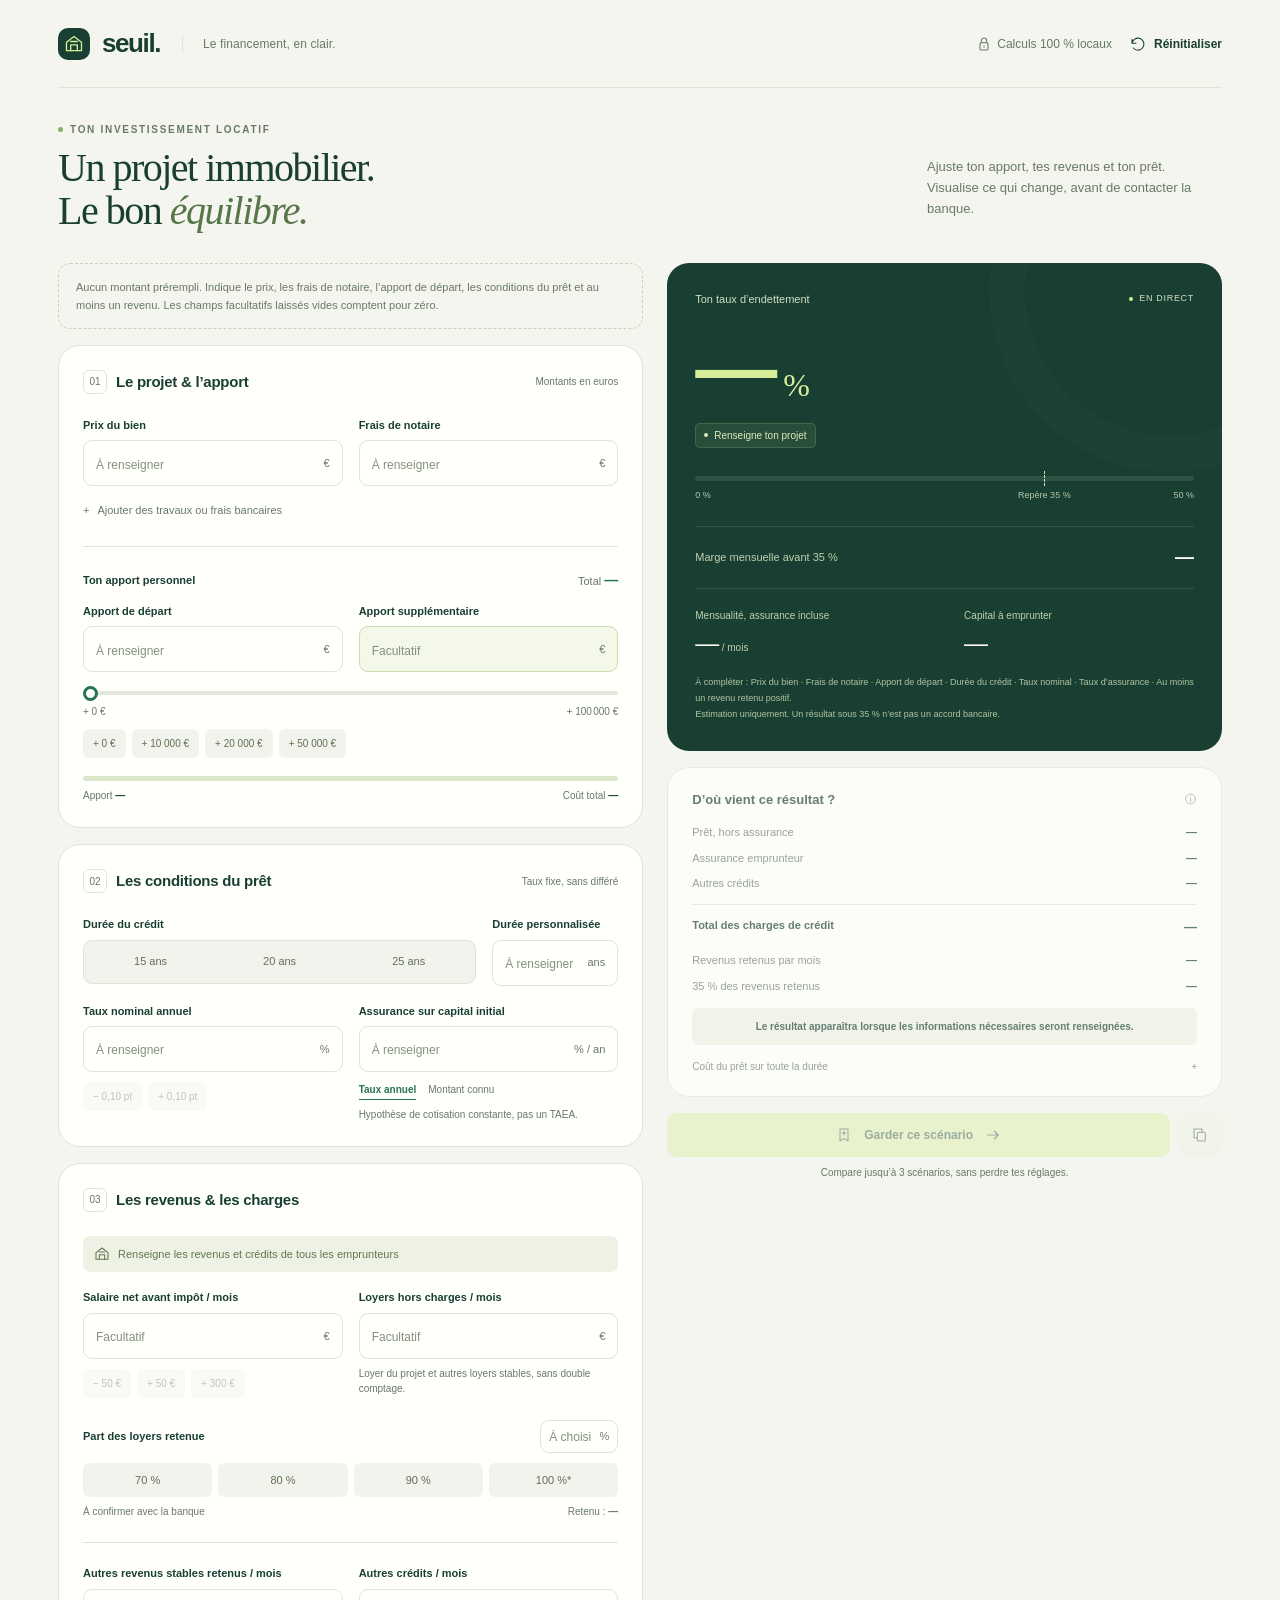
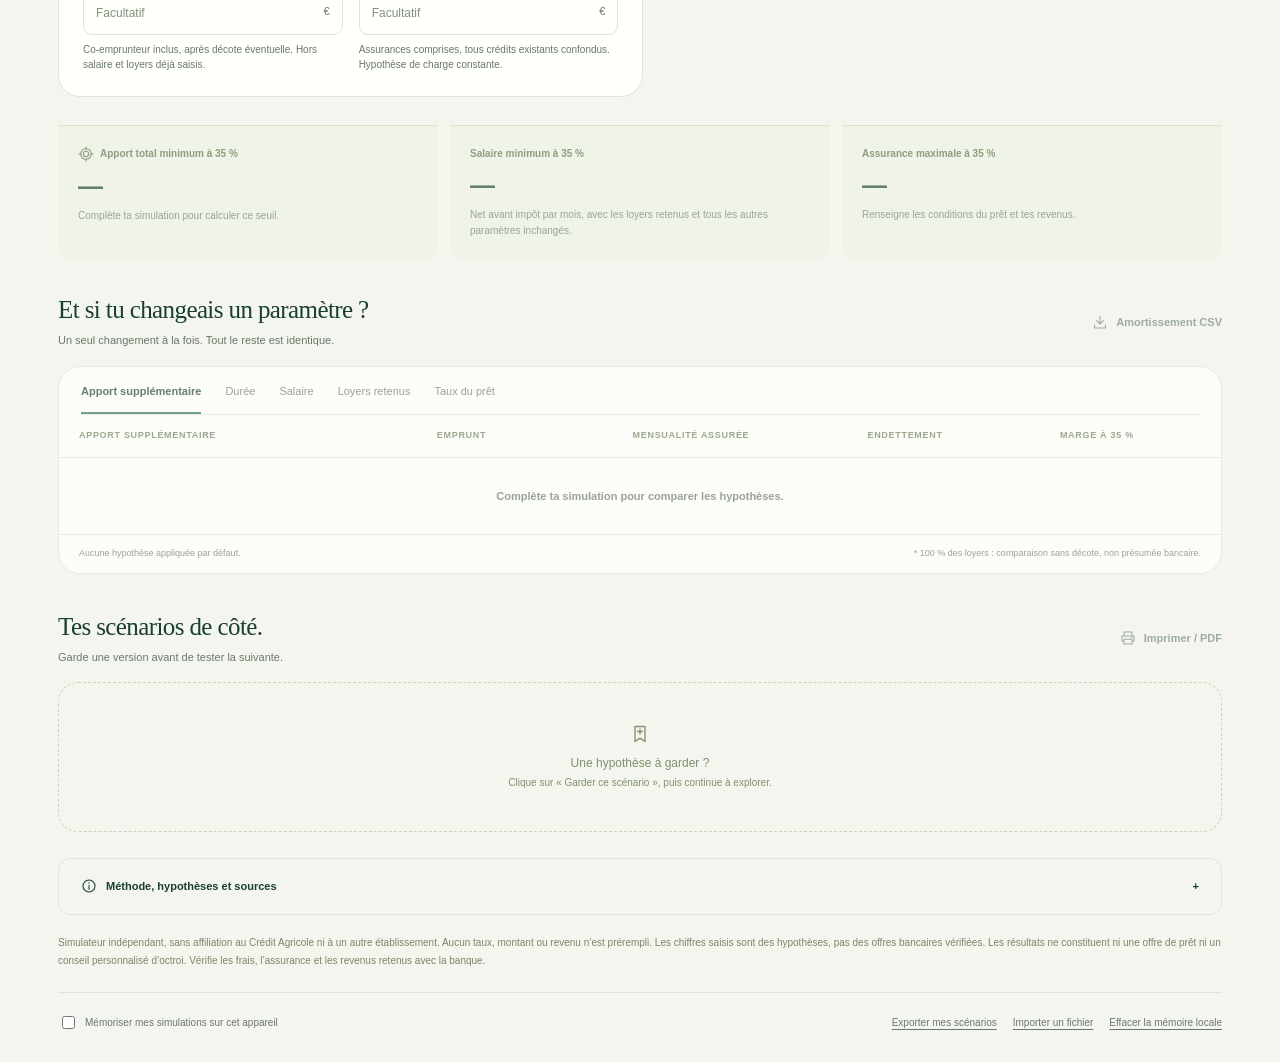
<file: simulateur-pret/index.html>
<!doctype html>
<html lang="fr">
<head>
<meta charset="utf-8">
<meta name="referrer" content="no-referrer">
<meta name="viewport" content="width=device-width, initial-scale=1">
<meta name="color-scheme" content="light">
<meta name="description" content="Simulateur de crédit immobilier : apport, mensualité, assurance et taux d’endettement. Calculs locaux, sans inscription.">
<title>seuil. — Ton simulateur immobilier</title>
<link rel="stylesheet" href="./style.css">
</head>
<body>
<svg width="0" height="0" style="position:absolute;overflow:hidden" aria-hidden="true"><defs>
<symbol id="i-home" viewBox="0 0 24 24"><path d="m3 10 9-7 9 7v10H3z"/><path d="M8 20v-7h8v7M8 9h8"/></symbol>
<symbol id="i-lock" viewBox="0 0 24 24"><rect x="6" y="10" width="12" height="11" rx="2"/><path d="M8 10V7a4 4 0 0 1 8 0v3m-4 5v2"/></symbol>
<symbol id="i-reset" viewBox="0 0 24 24"><path d="M3 11a9 9 0 1 1 2 7M3 5v6h6"/></symbol>
<symbol id="i-arrow" viewBox="0 0 24 24"><path d="M4 12h16m-6-6 6 6-6 6"/></symbol>
<symbol id="i-bookmark" viewBox="0 0 24 24"><path d="M6 3h12v18l-6-4-6 4zM9 9h6m-3-3v6"/></symbol>
<symbol id="i-download" viewBox="0 0 24 24"><path d="M12 3v12m-5-5 5 5 5-5M4 16v5h16v-5"/></symbol>
<symbol id="i-copy" viewBox="0 0 24 24"><rect x="8" y="8" width="12" height="13" rx="2"/><path d="M15 8V3H3v13h5"/></symbol>
<symbol id="i-info" viewBox="0 0 24 24"><circle cx="12" cy="12" r="9"/><path d="M12 11v6m0-10v1"/></symbol>
<symbol id="i-target" viewBox="0 0 24 24"><circle cx="12" cy="12" r="8"/><circle cx="12" cy="12" r="4"/><path d="M12 1v4m0 14v4M1 12h4m14 0h4"/></symbol>
<symbol id="i-print" viewBox="0 0 24 24"><path d="M6 9V3h12v6M6 17H3V9h18v8h-3M6 14h12v7H6zM17 11h1"/></symbol>
<symbol id="i-close" viewBox="0 0 24 24"><path d="m6 6 12 12M6 18 18 6"/></symbol>
</defs></svg>
<noscript>Active JavaScript dans ton navigateur pour utiliser le simulateur. Aucun compte ni connexion Internet n’est nécessaire pour les calculs.</noscript>
<div class="shell">
<header><div class="brand-wrap"><a class="brand" href="#" aria-label="seuil, accueil"><span class="brand-mark"><svg class="icon"><use href="#i-home"/></svg></span>seuil.</a><span class="tagline">Le financement, en clair.</span></div><div class="head-actions"><span class="local"><svg class="icon"><use href="#i-lock"/></svg><span class="local-text">Calculs 100 % locaux</span></span><button class="bare" id="reset"><svg class="icon"><use href="#i-reset"/></svg>Réinitialiser</button></div></header>
<main>
<section class="hero"><div><p class="eyebrow"><span class="dot"></span>Ton investissement locatif</p><h1>Un projet immobilier.<br>Le bon <em>équilibre.</em></h1></div><p>Ajuste ton apport, tes revenus et ton prêt.<br>Visualise ce qui change, avant de contacter la banque.</p></section>
<p class="print-only" id="print-date"></p>
<div id="validation" class="validation" role="alert" hidden></div>
<div class="workspace">
<div class="result-stack">
<section class="result-card" id="result" aria-label="Résultat de la simulation">
<div class="result-top"><span>Ton taux d’endettement</span><span class="live"><span class="dot"></span>EN DIRECT</span></div>
<div class="big-ratio"><span id="ratio">—</span><span class="percent">%</span></div>
<div id="status" class="status"><span class="dot"></span><span id="status-label">Renseigne ton projet</span></div>
<div class="gauge" aria-hidden="true"><div class="gauge-track"><div class="gauge-fill" id="gauge-fill"></div><span class="gauge-point" id="gauge-point"></span></div><div class="gauge-labels"><span>0 %</span><span class="target">Repère 35 %</span><span id="gauge-max">50 %</span></div></div>
<div class="margin-line"><span id="margin-label">Marge mensuelle avant 35 %</span><strong id="margin">—</strong></div>
<div class="result-stats"><div><span class="kicker">Mensualité, assurance incluse</span><strong id="monthly-total">—</strong><small> / mois</small></div><div><span class="kicker">Capital à emprunter</span><strong id="principal">—</strong></div></div>
<p class="result-foot"><span id="result-params"></span><br>Estimation uniquement. Un résultat sous 35 % n’est pas un accord bancaire.</p>
</section>
<section class="card breakdown computed" aria-label="Détail du calcul"><h3>D’où vient ce résultat ?<svg class="icon" aria-hidden="true"><use href="#i-info"/></svg></h3><div class="detail-line"><span>Prêt, hors assurance</span><strong id="base-payment"></strong></div><div class="detail-line"><span>Assurance emprunteur</span><strong id="insurance-payment"></strong></div><div class="detail-line"><span>Autres crédits</span><strong id="other-debt"></strong></div><div class="detail-line total"><span>Total des charges de crédit</span><strong id="debt-total"></strong></div><div class="detail-line"><span>Revenus retenus par mois</span><strong id="retained-income"></strong></div><div class="detail-line"><span>35 % des revenus retenus</span><strong id="max-payment"></strong></div><div class="equation" id="equation"></div><details class="loan-cost"><summary>Coût du prêt sur toute la durée</summary><div class="detail-line"><span>Intérêts, hors assurance</span><strong id="interest-total"></strong></div><div class="detail-line"><span>Assurance totale estimée</span><strong id="insurance-total"></strong></div><div class="detail-line"><span>Intérêts + assurance</span><strong id="credit-cost"></strong></div><div class="detail-line"><span>Total remboursé, capital inclus</span><strong id="repaid-total"></strong></div><p class="helper">Hors frais bancaires et de garantie eux-mêmes. Des frais financés entrent dans le capital et génèrent des intérêts. Pas de calcul de TAEG.</p></details></section>
<div class="save-controls"><div class="save-row"><button class="primary" id="save"><svg class="icon"><use href="#i-bookmark"/></svg>Garder ce scénario<svg class="icon"><use href="#i-arrow"/></svg></button><button class="square" id="copy" title="Copier le résumé" aria-label="Copier le résumé de la simulation"><svg class="icon"><use href="#i-copy"/></svg></button></div><p class="save-caption">Compare jusqu’à 3 scénarios, sans perdre tes réglages.</p></div>
<div class="alerts" id="alerts" aria-live="polite"></div>
</div>
<div class="form-stack"><p class="start-hint">Aucun montant prérempli. Indique le prix, les frais de notaire, l’apport de départ, les conditions du prêt et au moins un revenu. Les champs facultatifs laissés vides comptent pour zéro.</p>
<section class="card"><div class="card-head"><span class="step">01</span><h2>Le projet &amp; l’apport</h2><span class="tiny">Montants en euros</span></div>
<div class="fields"><label class="field"><span class="label-text">Prix du bien</span><span class="input-wrap"><input id="price" data-field="price" inputmode="decimal" autocomplete="off" aria-label="Prix du bien en euros" placeholder="À renseigner"><span class="unit">€</span></span></label><label class="field"><span class="label-text">Frais de notaire</span><span class="input-wrap"><input id="notary" data-field="notary" inputmode="decimal" autocomplete="off" aria-label="Frais de notaire en euros" placeholder="À renseigner"><span class="unit">€</span></span></label></div>
<details class="extras" id="extra-costs"><summary>Ajouter des travaux ou frais bancaires</summary><div class="fields"><label class="field"><span class="label-text">Travaux inclus dans le projet</span><span class="input-wrap"><input id="works" data-field="works" inputmode="decimal" aria-label="Budget travaux en euros" placeholder="Facultatif" autocomplete="off"><span class="unit">€</span></span></label><label class="field"><span class="label-text">Garantie, dossier, courtier…</span><span class="input-wrap"><input id="fees" data-field="fees" inputmode="decimal" aria-label="Autres frais du projet en euros" placeholder="Facultatif" autocomplete="off"><span class="unit">€</span></span></label></div><p class="helper">Non chiffrés par défaut : renseigne les montants réels, sans doubler des frais déjà inclus ailleurs.</p></details>
<hr class="sep"><div class="line-between"><span class="section-label">Ton apport personnel</span><span class="sum">Total <strong id="down-total"></strong></span></div><div class="fields deposit-grid"><label class="field"><span class="label-text">Apport de départ</span><span class="input-wrap"><input id="baseDown" data-field="baseDown" inputmode="decimal" aria-label="Apport de départ en euros" placeholder="À renseigner" autocomplete="off"><span class="unit">€</span></span></label><label class="field"><span class="label-text">Apport supplémentaire</span><span class="input-wrap highlight"><input id="extraDown" data-field="extraDown" inputmode="decimal" aria-label="Apport supplémentaire en euros" placeholder="Facultatif" autocomplete="off"><span class="unit">€</span></span></label></div>
<div class="range-wrap"><input type="range" min="0" max="100000" step="500" value="0" id="extra-range" aria-label="Ajuster l’apport supplémentaire"><div class="range-labels"><span>+ 0 €</span><span id="range-max">+ 100 000 €</span></div></div>
<div class="pills" data-preset-group="extraDown"><button class="pill" data-set="extraDown" data-value="0">+ 0 €</button><button class="pill" data-set="extraDown" data-value="10000">+ 10 000 €</button><button class="pill" data-set="extraDown" data-value="20000">+ 20 000 €</button><button class="pill" data-set="extraDown" data-value="50000">+ 50 000 €</button></div><div class="funding-bar" aria-hidden="true"><span id="funding-fill"></span></div><div class="funding-captions"><span>Apport <strong id="down-percent"></strong></span><span>Coût total <strong id="project-total"></strong></span></div></section>
<section class="card"><div class="card-head"><span class="step">02</span><h2>Les conditions du prêt</h2><span class="tiny">Taux fixe, sans différé</span></div><div class="duration-grid"><div><span class="label-text">Durée du crédit</span><div class="segments" aria-label="Durée du crédit"><button data-set="years" data-value="15">15 ans</button><button data-set="years" data-value="20">20 ans</button><button data-set="years" data-value="25">25 ans</button></div></div><label class="field"><span class="label-text">Durée personnalisée</span><span class="input-wrap"><input id="years" data-field="years" inputmode="numeric" aria-label="Durée en années" placeholder="À renseigner" autocomplete="off"><span class="unit">ans</span></span></label></div>
<div class="fields"><div><label class="field"><span class="label-text">Taux nominal annuel</span><span class="input-wrap"><input id="rate" data-field="rate" inputmode="decimal" aria-label="Taux nominal annuel en pourcentage" placeholder="À renseigner" autocomplete="off"><span class="unit">%</span></span></label><div class="pills"><button class="pill" data-add="rate" data-value="-0.1">− 0,10 pt</button><button class="pill" data-add="rate" data-value="0.1">+ 0,10 pt</button></div></div><div><label class="field"><span class="label-text" id="insurance-label">Assurance sur capital initial</span><span class="input-wrap"><input id="insuranceRate" data-field="insuranceRate" inputmode="decimal" aria-label="Taux annuel d’assurance sur le capital initial" placeholder="À renseigner" autocomplete="off"><input id="insuranceMonthly" data-field="insuranceMonthly" inputmode="decimal" aria-label="Cotisation mensuelle totale d’assurance" hidden placeholder="À renseigner" autocomplete="off"><span class="unit" id="insurance-unit">% / an</span></span></label><div class="mode-switch" aria-label="Mode de saisie de l’assurance"><button data-mode="rate">Taux annuel</button><button data-mode="monthly">Montant connu</button></div><p class="helper" id="insurance-helper">Hypothèse de cotisation constante, pas un TAEA.</p></div></div></section>
<section class="card"><div class="card-head"><span class="step">03</span><h2>Les revenus &amp; les charges</h2></div><div class="hosting"><svg class="icon" aria-hidden="true"><use href="#i-home"/></svg>Renseigne les revenus et crédits de tous les emprunteurs</div>
<div class="fields"><div><label class="field"><span class="label-text">Salaire net avant impôt / mois</span><span class="input-wrap"><input id="salary" data-field="salary" inputmode="decimal" aria-label="Salaire net avant impôt par mois en euros" placeholder="Facultatif" autocomplete="off"><span class="unit">€</span></span></label><div class="pills"><button class="pill" data-add="salary" data-value="-50">− 50 €</button><button class="pill" data-add="salary" data-value="50">+ 50 €</button><button class="pill" data-add="salary" data-value="300">+ 300 €</button></div></div><div><label class="field"><span class="label-text">Loyers hors charges / mois</span><span class="input-wrap"><input id="rent" data-field="rent" inputmode="decimal" aria-label="Loyers mensuels hors charges en euros" placeholder="Facultatif" autocomplete="off"><span class="unit">€</span></span></label><p class="helper">Loyer du projet et autres loyers stables, sans double comptage.</p></div></div>
<div class="weight"><div class="line-between"><label class="section-label" for="weight">Part des loyers retenue</label><span class="input-wrap"><input id="weight" data-field="weight" inputmode="decimal" aria-label="Part des loyers retenue en pourcentage" placeholder="À choisir" autocomplete="off"><span class="unit">%</span></span></div><div class="pills"><button class="pill" data-set="weight" data-value="70">70 %</button><button class="pill" data-set="weight" data-value="80">80 %</button><button class="pill" data-set="weight" data-value="90">90 %</button><button class="pill" data-set="weight" data-value="100">100 %*</button></div><p class="helper"><span>À confirmer avec la banque</span><span>Retenu : <strong id="retained-rent"></strong></span></p></div>
<hr class="sep"><div class="fields"><div><label class="field"><span class="label-text">Autres revenus stables retenus / mois</span><span class="input-wrap"><input id="otherIncome" data-field="otherIncome" inputmode="decimal" aria-label="Autres revenus mensuels retenus en euros" placeholder="Facultatif" autocomplete="off"><span class="unit">€</span></span></label><p class="helper">Co-emprunteur inclus, après décote éventuelle. Hors salaire et loyers déjà saisis.</p></div><div><label class="field"><span class="label-text">Autres crédits / mois</span><span class="input-wrap"><input id="otherDebt" data-field="otherDebt" inputmode="decimal" aria-label="Mensualités des autres crédits assurances comprises" placeholder="Facultatif" autocomplete="off"><span class="unit">€</span></span></label><p class="helper">Assurances comprises, tous crédits existants confondus. Hypothèse de charge constante.</p></div></div></section>
</div>
</div>
<section class="levers computed" aria-label="Tes leviers de financement"><article class="lever"><h3><svg class="icon" aria-hidden="true"><use href="#i-target"/></svg>Apport total minimum à 35 %</h3><strong id="min-down"></strong><p id="min-down-help"></p><button class="text-button" id="safety-down"></button></article><article class="lever"><h3>Salaire minimum à 35 %</h3><strong id="min-salary"></strong><p>Net avant impôt par mois, avec les loyers retenus et tous les autres paramètres inchangés.</p></article><article class="lever"><h3>Assurance maximale à 35 %</h3><strong id="max-insurance"></strong><p id="max-insurance-help">Cotisation mensuelle totale. Vérifie le tarif réel de l’assurance, sans modifier la couverture nécessaire.</p></article></section>
<section class="comparison-section"><div class="section-head"><div><h2>Et si tu changeais un paramètre ?</h2><p>Un seul changement à la fois. Tout le reste est identique.</p></div><button class="bare" id="csv"><svg class="icon"><use href="#i-download"/></svg>Amortissement CSV</button></div><div class="card comparison computed"><div class="tabs" role="tablist" aria-label="Paramètre à comparer"><button class="tab active" role="tab" aria-selected="true" aria-controls="comparison-panel" id="tab-extraDown" data-tab="extraDown">Apport supplémentaire</button><button class="tab" role="tab" aria-selected="false" aria-controls="comparison-panel" id="tab-years" data-tab="years" tabindex="-1">Durée</button><button class="tab" role="tab" aria-selected="false" aria-controls="comparison-panel" id="tab-salary" data-tab="salary" tabindex="-1">Salaire</button><button class="tab" role="tab" aria-selected="false" aria-controls="comparison-panel" id="tab-weight" data-tab="weight" tabindex="-1">Loyers retenus</button><button class="tab" role="tab" aria-selected="false" aria-controls="comparison-panel" id="tab-rate" data-tab="rate" tabindex="-1">Taux du prêt</button></div><div id="comparison-panel" role="tabpanel" aria-labelledby="tab-extraDown"><div class="table-scroll" tabindex="0" aria-label="Tableau comparatif, défilement horizontal possible"><table><thead><tr><th id="comparison-title" scope="col">Apport supplémentaire</th><th scope="col">Emprunt</th><th scope="col">Mensualité assurée</th><th scope="col">Endettement</th><th scope="col">Marge à 35 %</th><th scope="col"><span class="sr-only">Action</span></th></tr></thead><tbody id="comparison-body"></tbody></table></div></div><div class="table-notes"><span id="comparison-params"></span><span>* 100 % des loyers : comparaison sans décote, non présumée bancaire.</span></div></div></section>
<section class="saved-section"><div class="section-head"><div><h2>Tes scénarios de côté.</h2><p>Garde une version avant de tester la suivante.</p></div><button class="bare" id="print"><svg class="icon"><use href="#i-print"/></svg>Imprimer / PDF</button></div><div class="empty" id="empty-saved"><svg class="icon" aria-hidden="true"><use href="#i-bookmark"/></svg><p>Une hypothèse à garder ?</p><small>Clique sur « Garder ce scénario », puis continue à explorer.</small></div><div class="saved-grid" id="saved-grid"></div></section>
<details class="method"><summary><svg class="icon" aria-hidden="true"><use href="#i-info"/></svg>Méthode, hypothèses et sources</summary><div class="method-body"><h3>Le calcul, sans boîte noire</h3><p>Prêt amortissable à taux fixe, mensualités constantes, versement intégral du capital au départ, sans différé ni prêt complémentaire. Les calculs gardent leur précision jusqu’à l’affichage.</p><code class="formula-text">Capital = prix + notaire + travaux + autres frais − apport total<br>Mensualité hors assurance = capital × r / [1 − (1 + r)<sup>−n</sup>]<br>r = taux nominal annuel / 1 200 ; n = durée en années × 12<br>À taux zéro : mensualité = capital / n<br>Endettement = (mensualité + assurance + autres crédits) / (salaire + loyers × part retenue + autres revenus) × 100</code><h3>Assurance et hypothèses de revenus</h3><p>L’assurance annuelle saisie s’applique au capital initial : capital × taux / 1 200 par mois. Le mode « Montant connu » utilise une cotisation totale constante, à actualiser pour chaque devis. Ni ce taux d’assurance ni le taux nominal ne sont un TAEG. Une assurance variable, un crédit progressif ou des frais payés ponctuellement peuvent modifier le taux d’effort annuel maximal étudié par la banque.</p><h3>Ce que signifie le repère de 35 %</h3><p>Le HCSF fixe en principe un taux d’effort maximal de 35 %, assurance comprise, avec des possibilités limitées de dérogation. Le calcul prend le revenu net avant impôt. Sa FAQ prévoit une décote des loyers pour le risque locatif et exclut le calcul différentiel. Les pourcentages de loyers proposés sont des hypothèses : 70 % n’est pas un taux réglementaire imposé, et 100 % est uniquement une comparaison théorique sans décote.</p><h3>Les limites de cette simulation</h3><p>Ce modèle estime un ratio de charges de crédit. Il ne calcule pas la fiscalité, le rendement, le reste à vivre ni les dépenses d’exploitation du bien. Un loyer personnel conservé n’est pas simulé ici et doit être signalé à la banque pour son étude. Tous les champs sont vides à l’ouverture. Les travaux, frais de garantie, frais bancaires, de courtage et autres champs facultatifs non renseignés comptent pour zéro : complète les montants réels. Aucun accord de prêt n’est présumé ; revenus, charges, disponibilité de l’apport, logement et assurance restent à valider par la banque. Une hausse de salaire doit être effective et justifiable pour être retenue.</p><p>Les seuils d’apport, de salaire et d’assurance sont purement mathématiques, toutes autres hypothèses inchangées. L’objectif « marge de 50 € » est un choix de comparaison, pas une garantie de financement. L’échéancier CSV est arrondi au centime, avec une dernière échéance ajustée ; de légers écarts avec les totaux théoriques ou ceux de la banque sont possibles.</p><h3>Sources officielles · vérifiées le 13 octobre 2026</h3><div class="sources"><a href="https://www.economie.gouv.fr/hcsf/mesures/mesure-relative-loctroi-de-credits-immobiliers" target="_blank" rel="noopener noreferrer">HCSF — Mesure en vigueur</a><a href="https://www.economie.gouv.fr/files/files/directions_services/hcsf/HCSF_FAQ_decisions_octroi_credits_immobiliers.pdf?v=1719842234" target="_blank" rel="noopener noreferrer">HCSF — FAQ, questions 12, 13, 17 et 20</a></div><h3>Confidentialité</h3><p>Les montants saisis ne sont envoyés à aucun serveur par le simulateur. Les calculs et scénarios restent dans cet onglet. Le site est hébergé par GitHub Pages, qui traite les requêtes techniques de consultation. La mémorisation dans le navigateur est facultative ; en mode fichier local, sa disponibilité peut varier. Un export JSON permet de retrouver tes réglages sur un autre appareil. Ce fichier peut contenir tes chiffres personnels : conserve-le à l’abri.</p></div></details>
<p class="legal">Simulateur indépendant, sans affiliation au Crédit Agricole ni à un autre établissement. Aucun taux, montant ou revenu n’est prérempli. Les chiffres saisis sont des hypothèses, pas des offres bancaires vérifiées. Les résultats ne constituent ni une offre de prêt ni un conseil personnalisé d’octroi. Vérifie les frais, l’assurance et les revenus retenus avec la banque.</p>
</main>
<footer><label class="remember"><input type="checkbox" id="remember">Mémoriser mes simulations sur cet appareil</label><div class="footer-actions"><button id="export">Exporter mes scénarios</button><button id="import">Importer un fichier</button><button id="forget">Effacer la mémoire locale</button></div></footer>
</div>
<input type="file" id="import-file" accept=".json,application/json" hidden>
<div class="mobile-bar" id="mobile-bar" aria-label="Résumé de la simulation"><div><small>Endettement, assurance incluse</small><strong id="mobile-ratio"></strong></div><div><small>Marge à 35 %</small><strong class="margin-small" id="mobile-margin"></strong></div><a href="#result">Résultat</a></div>
<div class="toast" id="toast" role="status" hidden></div>
<div class="sr-only" id="live-result" role="status" aria-live="polite" aria-atomic="true"></div>
<script src="./app.js"></script>
</body>
</html>
</file>
<file: simulateur-pret/style.css>
:root{--paper:#f5f5ef;--card:#fffffc;--ink:#193f33;--muted:#687969;--line:#dfe4d7;--green:#287450;--lime:#d5ee9a;--wash:#eef2e4;--warn:#95681e;--red:#b54835;--radius:22px;font-family:-apple-system,BlinkMacSystemFont,"Segoe UI",Arial,sans-serif;color:var(--ink);background:var(--paper);font-synthesis:none}*{box-sizing:border-box}body{margin:0;font-size:14px;line-height:1.5}button,input,select{font:inherit}button,a,input,summary{ -webkit-tap-highlight-color:transparent}button{cursor:pointer;color:inherit}button:disabled{opacity:.4;cursor:not-allowed}button:focus-visible,a:focus-visible,summary:focus-visible{outline:3px solid var(--green);outline-offset:4px}input:focus-visible{outline:none}a{color:inherit;text-underline-offset:3px}svg.icon{width:16px;height:16px;fill:none;stroke:currentColor;stroke-width:1.6;stroke-linecap:round;stroke-linejoin:round;vertical-align:middle;flex-shrink:0}[hidden]{display:none!important}.shell{max-width:1220px;padding:0 28px;margin:auto}header{height:88px;border-bottom:1px solid var(--line);display:flex;align-items:center;justify-content:space-between;gap:20px}.brand-wrap,.brand,.head-actions{display:flex;align-items:center;gap:12px}.brand{font-size:26px;font-weight:750;letter-spacing:-1.4px;text-decoration:none}.brand-mark{display:grid;place-items:center;width:32px;height:32px;border-radius:10px;background:var(--ink);color:var(--lime)}.brand-mark .icon{width:20px;height:20px}.tagline{border-left:1px solid var(--line);padding-left:20px;margin-left:10px;color:var(--muted);font-size:12px;letter-spacing:.1px}.head-actions{gap:18px;font-size:12px}.local{color:var(--muted);display:flex;align-items:center;gap:5px}.bare{border:0;background:transparent;padding:9px 0;display:inline-flex;align-items:center;gap:8px;font-weight:600}.hero{padding:34px 0 30px;display:flex;justify-content:space-between;align-items:center;gap:28px}.eyebrow{text-transform:uppercase;font-size:10px;letter-spacing:1.7px;font-weight:650;color:var(--muted);margin:0 0 10px;display:flex;align-items:center;gap:7px}.dot{width:5px;height:5px;background:#8baf67;border-radius:100%;display:inline-block}.hero h1{font:400 40px/1.07 Georgia,"Times New Roman",serif;letter-spacing:-1.5px;margin:0}.hero em{color:#57764a}.hero>p{max-width:295px;color:var(--muted);font-size:13px;margin:22px 0 0;line-height:1.6}.workspace{display:grid;grid-template-columns:1.055fr 1fr;gap:24px;align-items:start}.form-stack{grid-column:1;grid-row:1;display:flex;flex-direction:column;gap:16px;min-width:0}.result-stack{grid-column:2;grid-row:1;position:sticky;top:20px;min-width:0}.card{background:var(--card);border:1px solid var(--line);border-radius:var(--radius);padding:24px}.card-head{display:flex;align-items:center;gap:9px;margin-bottom:24px}.step{width:24px;height:24px;border:1px solid var(--line);border-radius:6px;display:grid;place-items:center;font-size:10px;color:var(--muted);flex-shrink:0}.card-head h2{font-size:15px;letter-spacing:-.25px;margin:0;font-weight:650}.card-head .tiny{margin-left:auto;text-align:right}.tiny{font-size:10px;color:var(--muted);line-height:1.5}.fields{display:grid;grid-template-columns:1fr 1fr;gap:16px}label.field{display:block;min-width:0}.label-text{display:block;font-size:11px;font-weight:650;margin-bottom:7px;line-height:1.4}.input-wrap{border:1px solid var(--line);display:flex;align-items:center;background:var(--card);border-radius:9px;min-width:0;overflow:hidden;transition:border-color .15s,box-shadow .15s}.input-wrap:focus-within{border-color:var(--green);box-shadow:0 0 0 3px #28745013}.input-wrap:has([aria-invalid="true"]){border-color:var(--red);box-shadow:0 0 0 2px #b5483513}.input-wrap input{appearance:textfield;-moz-appearance:textfield;color:var(--ink);width:100%;min-width:0;border:0;background:transparent;padding:11px 12px;font-size:18px;font-weight:500;letter-spacing:.3px;height:44px}.input-wrap input::-webkit-inner-spin-button{appearance:none}.unit{color:var(--muted);font-size:11px;white-space:nowrap;padding-right:12px}.input-wrap.highlight{background:#f4f8e8;border-color:#cbdcaf}.input-wrap.highlight input{font-weight:700}.helper{font-size:10px;color:var(--muted);line-height:1.5;margin:7px 0 0}.sep{border:0;border-top:1px solid var(--line);margin:23px 0}.line-between{display:flex;justify-content:space-between;align-items:center;gap:12px}.section-label{font-size:11px;font-weight:650}.sum{font-size:11px;color:var(--muted)}.sum strong{font-size:14px;color:var(--green)}.deposit-grid{margin-top:13px}.extras{margin-top:12px}.extras summary,.method summary,.loan-cost summary{list-style:none;cursor:pointer}.extras summary::-webkit-details-marker,.method summary::-webkit-details-marker,.loan-cost summary::-webkit-details-marker{display:none}.extras summary{font-size:11px;color:var(--muted);padding:4px 0}.extras summary::before{content:'+';margin-right:8px}.extras[open] summary::before{content:'−'}.extras .fields{margin-top:13px}.range-wrap{margin-top:12px}input[type=range]{width:100%;height:18px;appearance:none;background:transparent;cursor:pointer;display:block;margin:0;accent-color:var(--green)}input[type=range]::-webkit-slider-runnable-track{height:4px;border-radius:10px;background:linear-gradient(to right,var(--green) var(--fill,0%),#e2e7d9 var(--fill,0%))}input[type=range]::-webkit-slider-thumb{appearance:none;background:#fff;border:3px solid var(--green);height:15px;width:15px;border-radius:50%;margin-top:-5.5px}input[type=range]::-moz-range-track{height:4px;background:#e2e7d9}input[type=range]::-moz-range-progress{height:4px;background:var(--green)}input[type=range]::-moz-range-thumb{background:#fff;border:3px solid var(--green);height:10px;width:10px;border-radius:50%}.range-labels{display:flex;justify-content:space-between;color:var(--muted);font-size:10px;margin-top:2px}.pills{display:flex;gap:6px;flex-wrap:wrap;margin-top:10px}.pill{border:1px solid transparent;padding:6px 9px;border-radius:6px;background:#f1f3ec;color:#5e7152;font-size:10px;white-space:nowrap;min-height:28px;transition:background .15s}.pill:hover{background:#e7efda}.pill.active{background:#e7efd9;border-color:#bbd1a0;color:var(--ink)}.funding-bar{height:5px;background:#dbe7c8;border-radius:8px;margin:18px 0 7px;overflow:hidden}.funding-bar span{display:block;height:100%;background:var(--green);width:0%}.funding-captions{display:flex;justify-content:space-between;font-size:10px;gap:6px;color:var(--muted)}.funding-captions strong{color:var(--ink)}.duration-grid{display:grid;grid-template-columns:1fr 126px;gap:16px;margin-bottom:18px}.segments{background:#f2f3ed;padding:3px;border:1px solid var(--line);border-radius:9px;display:flex;height:44px;gap:2px}.segments button{flex:1;border:0;border-radius:6px;background:transparent;font-size:11px;color:#617055;padding:0 6px;min-width:0}.segments button.active{background:var(--card);color:var(--ink);box-shadow:0 1px 4px #193f3314}.mode-switch{display:flex;gap:12px;margin-top:8px}.mode-switch button{background:transparent;border:0;border-bottom:1px solid transparent;padding:2px 0;font-size:10px;color:var(--muted)}.mode-switch button.active{color:var(--green);border-color:var(--green);font-weight:650}.hosting{display:flex;gap:8px;align-items:center;background:var(--wash);border-radius:7px;padding:10px 11px;color:#617751;font-size:11px;margin-bottom:18px}.weight{margin-top:22px}.weight .input-wrap{width:78px}.weight .input-wrap input{font-size:14px;height:31px;padding:4px 8px}.weight .unit{padding-right:8px}.weight .pills{display:grid;grid-template-columns:repeat(4,1fr);margin-top:10px}.weight .pill{font-size:11px;padding:8px 4px}.weight .helper{display:flex;justify-content:space-between;gap:12px}.result-card{background:var(--ink);color:#fafcee;border-radius:var(--radius);padding:28px;position:relative;overflow:hidden;isolation:isolate}.result-card::after{content:'';position:absolute;width:290px;height:290px;border:36px solid #d5ee9a04;border-radius:50%;top:-153px;right:-129px;z-index:-1}.result-top{display:flex;justify-content:space-between;align-items:center;color:#d0dec3;font-size:11px}.live{font-size:9px;letter-spacing:.7px;display:flex;align-items:center;gap:6px}.live .dot{background:var(--lime);width:4px;height:4px}.big-ratio{font-size:82px;line-height:1.15;font-weight:650;letter-spacing:-4px;color:var(--lime);margin:14px 0 7px;font-variant-numeric:tabular-nums}.big-ratio .percent{font:400 32px Georgia,serif;letter-spacing:0;margin-left:10px}.status{font-size:10px;display:inline-flex;align-items:center;gap:6px;padding:4px 8px;background:#d5ee9a15;border:1px solid #d5ee9a28;border-radius:5px;color:#dcebbb}.status.tight{color:#edd59c;border-color:#edd59c35;background:#edd59c12}.status.over{color:#ffbfad;border-color:#ffbfad44;background:#ffbfad12}.status .dot{background:currentColor;width:4px;height:4px}.gauge{margin:28px 0 24px;position:relative}.gauge-track{height:5px;background:#aac29926;position:relative;border-radius:8px}.gauge-fill{height:100%;width:0%;background:var(--lime);border-radius:8px;transition:width .15s}.gauge-track::after{content:'';position:absolute;left:70%;top:-5px;height:15px;width:1px;border-left:1px dashed #d4e1c5}.gauge-point{position:absolute;left:0%;top:-3px;width:11px;height:11px;border:2px solid var(--lime);border-radius:50%;background:var(--ink);transform:translateX(-50%);transition:left .15s}.gauge-labels{position:relative;display:flex;justify-content:space-between;font-size:9px;color:#b5c6a8;margin-top:8px}.gauge-labels .target{position:absolute;left:70%;transform:translateX(-50%);white-space:nowrap}.margin-line{border-top:1px solid #cee1bd25;border-bottom:1px solid #cee1bd25;padding:16px 0;display:flex;justify-content:space-between;align-items:center;gap:14px}.margin-line span{font-size:11px;color:#bed0af}.margin-line strong{font-size:19px;font-weight:650;white-space:nowrap;font-variant-numeric:tabular-nums}.result-stats{display:grid;grid-template-columns:1.1fr 1fr;gap:16px;margin-top:19px}.result-stats .kicker{display:block;color:#bed0af;font-size:10px;margin-bottom:3px}.result-stats strong{font-size:24px;line-height:1.4;font-weight:500;font-variant-numeric:tabular-nums;letter-spacing:-.3px}.result-stats small{color:#bfd0b3;font-size:10px}.result-foot{font-size:9px;color:#b1c5a2;line-height:1.6;margin:16px 0 0}.breakdown{margin-top:16px;padding:22px 24px}.breakdown h3{font-size:13px;margin:0 0 15px;display:flex;align-items:center;justify-content:space-between}.breakdown h3 .icon{color:#8d9c7b;width:13px}.detail-line{display:flex;justify-content:space-between;gap:20px;font-size:11px;margin:9px 0;color:var(--muted)}.detail-line strong{font-weight:550;color:var(--ink);text-align:right;white-space:nowrap}.detail-line.total{border-top:1px solid var(--line);padding-top:12px;margin-top:12px;margin-bottom:16px;font-weight:650;color:var(--ink)}.detail-line.total strong{font-size:13px}.equation{background:var(--wash);border-radius:7px;font-size:10px;text-align:center;padding:11px 8px;margin-top:14px;font-weight:550;font-variant-numeric:tabular-nums}.loan-cost{margin-top:14px;font-size:10px;color:var(--muted)}.loan-cost summary{display:flex;justify-content:space-between}.loan-cost summary:after{content:'+'}.loan-cost[open] summary:after{content:'−'}.primary{border:0;background:var(--lime);color:var(--ink);padding:13px 20px;min-height:44px;border-radius:10px;display:inline-flex;align-items:center;justify-content:center;gap:12px;font-size:12px;font-weight:650;transition:background .15s}.primary:hover{background:#c8e588}.save-row{display:flex;gap:8px;margin-top:16px}.save-row .primary{flex:1}.square{width:44px;min-height:44px;background:var(--wash);border:0;border-radius:10px;display:grid;place-items:center}.save-caption{text-align:center;font-size:10px;color:var(--muted);margin:8px 0 0}.alerts{font-size:11px;margin:14px 0 0}.alert{padding:11px 13px;background:#faf0dc;color:#785817;border:1px solid #eadbbe;border-radius:9px;margin:8px 0 0}.validation{border:1px solid #d69a87;background:#fff1ec;color:#8b3525;padding:12px 16px;border-radius:10px;margin-bottom:16px;font-size:12px}.levers{display:grid;grid-template-columns:repeat(3,1fr);gap:12px;margin:28px 0 36px}.lever{background:#edf1e3;border-top:1px solid #cbd8b5;padding:20px;border-radius:0 0 11px 11px;min-width:0}.lever h3{font-size:10px;font-weight:550;color:#547040;margin:0 0 8px;display:flex;align-items:center;gap:6px}.lever strong{font-size:25px;font-weight:550;letter-spacing:-.5px;font-variant-numeric:tabular-nums;line-height:1.3}.lever p{font-size:10px;line-height:1.6;color:var(--muted);margin:6px 0 0}.text-button{background:transparent;border:0;border-bottom:1px solid #7c925e;padding:0;margin-top:8px;font-size:10px;text-align:left;color:#526b3d}.section-head{display:flex;justify-content:space-between;align-items:center;gap:20px;margin-bottom:17px}.section-head h2{font:400 25px/1.2 Georgia,"Times New Roman",serif;letter-spacing:-.6px;margin:0 0 7px}.section-head p{font-size:11px;color:var(--muted);margin:0}.section-head .bare{font-size:11px;white-space:nowrap}.comparison{padding:0;overflow:hidden}.tabs{display:flex;gap:24px;border-bottom:1px solid var(--line);margin:0 22px;overflow-x:auto;scrollbar-width:thin}.tab{border:0;border-bottom:2px solid transparent;background:transparent;color:var(--muted);font-size:11px;padding:16px 0 13px;white-space:nowrap;flex-shrink:0}.tab.active{color:var(--ink);border-bottom-color:var(--green);font-weight:650}.table-scroll{position:relative;overflow-x:auto;scrollbar-width:thin;max-width:100%;min-width:0}table{width:100%;border-collapse:collapse;font-size:11px;white-space:nowrap}th{font-size:9px;font-weight:550;letter-spacing:.7px;text-transform:uppercase;color:#6c7f5d;text-align:left;padding:14px 20px}td{border-top:1px solid var(--line);padding:15px 20px;font-variant-numeric:tabular-nums}td:first-child{font-weight:550}th:not(:first-child),td:not(:first-child){text-align:right}.current{background:#eff5e2}.row-label{font-size:8px;display:inline-block;background:#dce9c6;color:#4e6a37;margin-left:6px;padding:2px 5px;border-radius:3px}.table-ratio{font-size:14px;font-weight:650}.red{color:var(--red)}.amber{color:var(--warn)}.green{color:var(--green)}.apply{border:0;background:transparent;color:#345a45;text-decoration:underline;text-underline-offset:3px;font-size:10px;min-height:25px}.selected-text{font-size:10px;color:var(--muted)}.table-notes{border-top:1px solid var(--line);padding:12px 20px;display:flex;justify-content:space-between;gap:20px;font-size:9px;color:var(--muted)}.saved-section{margin-top:38px}.empty{border:1px dashed #cbd5bb;border-radius:20px;min-height:150px;display:flex;align-items:center;justify-content:center;flex-direction:column;text-align:center;color:#7f916e;padding:24px}.empty .icon{width:20px;height:20px}.empty p{font-size:12px;margin:10px 0 3px}.empty small{font-size:10px}.saved-grid{display:grid;grid-template-columns:repeat(3,1fr);gap:14px}.saved-card{background:var(--card);border:1px solid var(--line);border-radius:16px;padding:20px;min-width:0}.saved-top{display:flex;align-items:center;justify-content:space-between;gap:8px}.saved-name{background:transparent;color:var(--ink);border:0;border-bottom:1px dashed var(--line);width:100%;min-width:0;font-size:13px;font-weight:600;padding:4px 0}.saved-delete{border:0;background:transparent;color:var(--muted);padding:7px}.saved-number{font-size:32px;letter-spacing:-1px;line-height:1.3;margin:12px 0 5px;font-variant-numeric:tabular-nums}.saved-description{font-size:10px;color:var(--muted);line-height:1.7}.saved-card .apply{margin-top:12px;padding:0}.method{margin-top:26px;border:1px solid var(--line);border-radius:12px;padding:0 22px}.method>summary{padding:19px 0;display:flex;align-items:center;gap:9px;font-size:11px;font-weight:650}.method>summary:after{content:'+';margin-left:auto}.method[open]>summary:after{content:'−'}.method-body{font-size:12px;line-height:1.75;color:var(--muted);padding:0 0 18px;max-width:920px}.method-body h3{font-size:12px;color:var(--ink);margin:13px 0 5px}.method-body p{margin:5px 0 12px}.formula-text{display:block;background:var(--wash);padding:12px 14px;border-radius:8px;font-family:ui-monospace,monospace;font-size:11px;color:var(--ink);overflow-wrap:anywhere}.sources{display:flex;gap:10px 20px;flex-wrap:wrap;font-size:11px}.legal{font-size:10px;color:#788768;line-height:1.8;margin:19px 0 22px}footer{border-top:1px solid var(--line);padding:20px 0 30px;display:flex;justify-content:space-between;align-items:center;gap:18px;font-size:10px;color:var(--muted)}.remember{display:flex;gap:7px;align-items:center}.remember input{accent-color:var(--green)}.footer-actions{display:flex;gap:16px;flex-wrap:wrap}.footer-actions button{border:0;background:transparent;text-decoration:underline;text-underline-offset:3px;font-size:10px;color:var(--muted);padding:0}.toast{position:fixed;bottom:24px;left:50%;transform:translateX(-50%);background:var(--ink);color:#f2f8e8;border:1px solid #49664a;padding:13px 20px;border-radius:12px;font-size:12px;z-index:20;box-shadow:0 6px 24px #193f3326;max-width:calc(100% - 32px);width:max-content}.mobile-bar{display:none}.invalid .computed{opacity:.35;pointer-events:none}.invalid .computed table,.invalid .lever strong{visibility:hidden}.sr-only{position:absolute;width:1px;height:1px;padding:0;margin:-1px;overflow:hidden;clip:rect(0,0,0,0);white-space:nowrap;border:0}.print-only{display:none}noscript{display:block;border:1px solid var(--red);padding:20px;margin:20px auto;background:#fff1ec;max-width:900px}button,input{touch-action:manipulation}
@media(min-width:1400px){.shell{max-width:1240px}.result-card{padding:30px}.big-ratio{font-size:88px}}
@media(max-width:950px){.shell{padding:0 22px}.workspace{gap:18px}.card{padding:20px}.result-card{padding:23px}.big-ratio{font-size:70px}.result-stats strong{font-size:21px}.fields{gap:12px}.duration-grid{grid-template-columns:1fr 100px;gap:10px}.card-head .tiny{font-size:9px}.lever{padding:16px}.lever strong{font-size:22px}.table-notes{flex-direction:column;gap:4px}}
@media(max-width:720px){.shell{padding:0 16px;max-width:550px}header{height:75px}.brand{font-size:24px}.brand-mark{width:29px;height:29px}.tagline{display:none}.head-actions{gap:13px;font-size:10px}.local .local-text{display:none}.head-actions .icon{width:14px}.hero{display:block;padding:28px 0 25px}.eyebrow{font-size:9px;letter-spacing:1.4px}.hero h1{font-size:34px;letter-spacing:-1px}.hero>p{font-size:12px;margin-top:13px;max-width:330px}.workspace{display:flex;flex-direction:column;gap:18px}.result-stack{position:static;width:100%;display:contents}.result-card{order:0;width:100%;padding:23px;border-radius:22px}.form-stack{order:2;gap:15px;width:100%}.breakdown{order:3;width:100%;margin-top:0}.save-controls{order:4;width:100%;margin-top:-5px}.alerts{order:1;margin-top:-8px;width:100%}.alerts:empty{display:none}.big-ratio{font-size:74px;letter-spacing:-3px;margin:11px 0 10px}.big-ratio .percent{font-size:31px}.result-top{font-size:11px}.gauge{margin:26px 0 22px}.result-stats strong{font-size:24px}.result-stats{gap:12px}.result-foot{font-size:9px}.card{padding:20px;border-radius:20px}.card-head{margin-bottom:22px}.card-head h2{font-size:14px}.card-head .tiny{font-size:9px}.fields{gap:12px}.label-text{font-size:11px}.input-wrap input{font-size:18px;height:46px}.unit{font-size:10px;padding-right:10px}.input-wrap input{padding-left:10px}.helper{font-size:10px}.pills{gap:5px}.pill{min-height:31px;padding:6px 8px}.duration-grid{grid-template-columns:1fr 94px;gap:12px}.segments{height:46px}.segments button{font-size:10px;padding:0 5px}.mode-switch{gap:10px}.hosting{font-size:10px}.sep{margin:23px 0}.weight .helper{font-size:9px}.levers{grid-template-columns:1fr;gap:10px;margin:26px 0 32px}.lever{padding:17px 19px;border:1px solid #dce5ce;border-radius:13px;display:grid;grid-template-columns:1fr auto;align-items:center;gap:5px 12px}.lever h3{font-size:10px;margin:0}.lever strong{font-size:22px}.lever p,.lever .text-button{grid-column:1/-1}.lever p{margin:0}.lever .text-button{width:fit-content;margin-top:3px}.section-head{align-items:flex-start;gap:10px}.section-head h2{font-size:24px}.section-head .bare{font-size:10px;gap:5px}.comparison-section .section-head{flex-direction:column}.tabs{gap:22px;margin:0 18px}.tab{font-size:10px}.table-notes{font-size:9px;gap:5px}.table-scroll{background:linear-gradient(to right,#fffffc 30%,transparent),linear-gradient(to left,#fffffc 30%,transparent),linear-gradient(to right,#193f3310,transparent),linear-gradient(to left,#193f3310,transparent);background-position:left,right,left,right;background-size:24px 100%,24px 100%,12px 100%,12px 100%;background-repeat:no-repeat;background-attachment:local,local,scroll,scroll}.saved-grid{grid-template-columns:1fr}.saved-section{margin-top:32px}.saved-section .section-head h2{font-size:24px}.method{padding:0 18px}.method-body{font-size:11px}.method>summary{font-size:10px}.legal{font-size:9px}footer{flex-direction:column;align-items:flex-start;padding-bottom:95px;font-size:9px;gap:20px}.footer-actions{gap:12px}.footer-actions button{font-size:9px}.mobile-bar.visible{display:flex;position:fixed;bottom:12px;left:16px;right:16px;max-width:518px;margin:auto;z-index:10;border-radius:12px;background:#193f33f5;color:#eef6e1;box-shadow:0 5px 20px #193f3320;border:1px solid #5b7458;padding:10px 14px;justify-content:space-between;align-items:center;gap:12px;backdrop-filter:blur(8px)}.mobile-bar small{display:block;font-size:8px;color:#c3d6b2}.mobile-bar strong{font-size:20px;color:var(--lime);font-weight:550;line-height:1.2}.mobile-bar .margin-small{font-size:16px}.mobile-bar a{font-size:10px;text-underline-offset:3px}.toast{bottom:90px}.sources{flex-direction:column;gap:9px}.result-card,.comparison-section{scroll-margin-top:20px}.sum strong{font-size:13px}}
@media(max-width:370px){.shell{padding:0 12px}.card{padding:17px}.result-card{padding:20px}.hero h1{font-size:32px}.result-stats strong{font-size:21px}.input-wrap input{font-size:16px}.fields{gap:9px}.card-head h2{font-size:13px}.lever strong{font-size:20px}.mobile-bar{left:12px;right:12px}.mode-switch{gap:7px}.mode-switch button{font-size:9px}}
@media(prefers-reduced-motion:reduce){*,*::before,*::after{transition:none!important;scroll-behavior:auto!important}}
@media print{body{background:#fff;font-size:11px;-webkit-print-color-adjust:exact;print-color-adjust:exact}.shell{max-width:none;padding:0}header{height:60px}.hero{padding:20px 0}.hero h1{font-size:30px}.head-actions,.local,.pills,.range-wrap,.extras:not([open]),.save-controls,.mobile-bar,.section-head button,.footer-actions,footer,.toast,.apply,.saved-delete,.text-button{display:none!important}.workspace{display:grid;grid-template-columns:1.05fr 1fr;gap:16px}.form-stack{grid-column:1;grid-row:1;gap:12px}.result-stack{display:block;position:static;grid-column:2;grid-row:1}.card{padding:16px;border-radius:14px;break-inside:avoid}.result-card{padding:22px;border-radius:16px;break-inside:avoid}.result-stats strong{font-size:19px}.big-ratio{font-size:62px}.result-stats{gap:10px}.card-head{margin-bottom:14px}.input-wrap input{padding:6px 9px;height:33px;font-size:15px}.label-text{font-size:10px}.duration-grid{grid-template-columns:1fr 82px}.segments{height:33px}.hosting{margin-bottom:12px}.sep{margin:15px 0}.weight{margin-top:13px}.fields{gap:10px}.helper{font-size:9px}.levers{gap:10px;margin:18px 0 24px;break-inside:avoid;grid-template-columns:repeat(3,1fr)}.lever{display:block;padding:12px;break-inside:avoid}.lever strong{font-size:20px}.lever h3{margin-bottom:6px}.lever p{font-size:9px}.comparison-section{break-inside:avoid}.comparison{overflow:visible}.table-scroll{overflow:visible}th,td{padding:10px 12px}.tabs{display:none}.table-notes{font-size:8px}.saved-section{break-inside:avoid}.saved-grid{grid-template-columns:repeat(3,1fr)}.saved-card{padding:14px}.saved-name{border:0}.method{break-inside:avoid}.method-body{font-size:10px}.legal{font-size:9px}.print-only{display:block;font-size:9px;color:#687969}.empty{min-height:80px}.hero>p{font-size:11px}}
.start-hint{margin:0;padding:14px 17px;border:1px dashed #c7d4ba;border-radius:12px;font-size:11px;color:var(--muted);line-height:1.65}.input-wrap input::placeholder{color:#85917e;font-weight:400;font-size:12px;letter-spacing:0}.comparison-empty{text-align:center;padding:30px!important;color:var(--muted)}body.unready .mobile-bar{display:none!important}body.unready .gauge-point{visibility:hidden}body.pending .result-card .result-foot{line-height:1.75}body.pending .computed{opacity:.65}@media(max-width:720px){.start-hint{font-size:11px}.pending .big-ratio{font-size:60px}.pending .gauge{margin:20px 0}}
</file>
